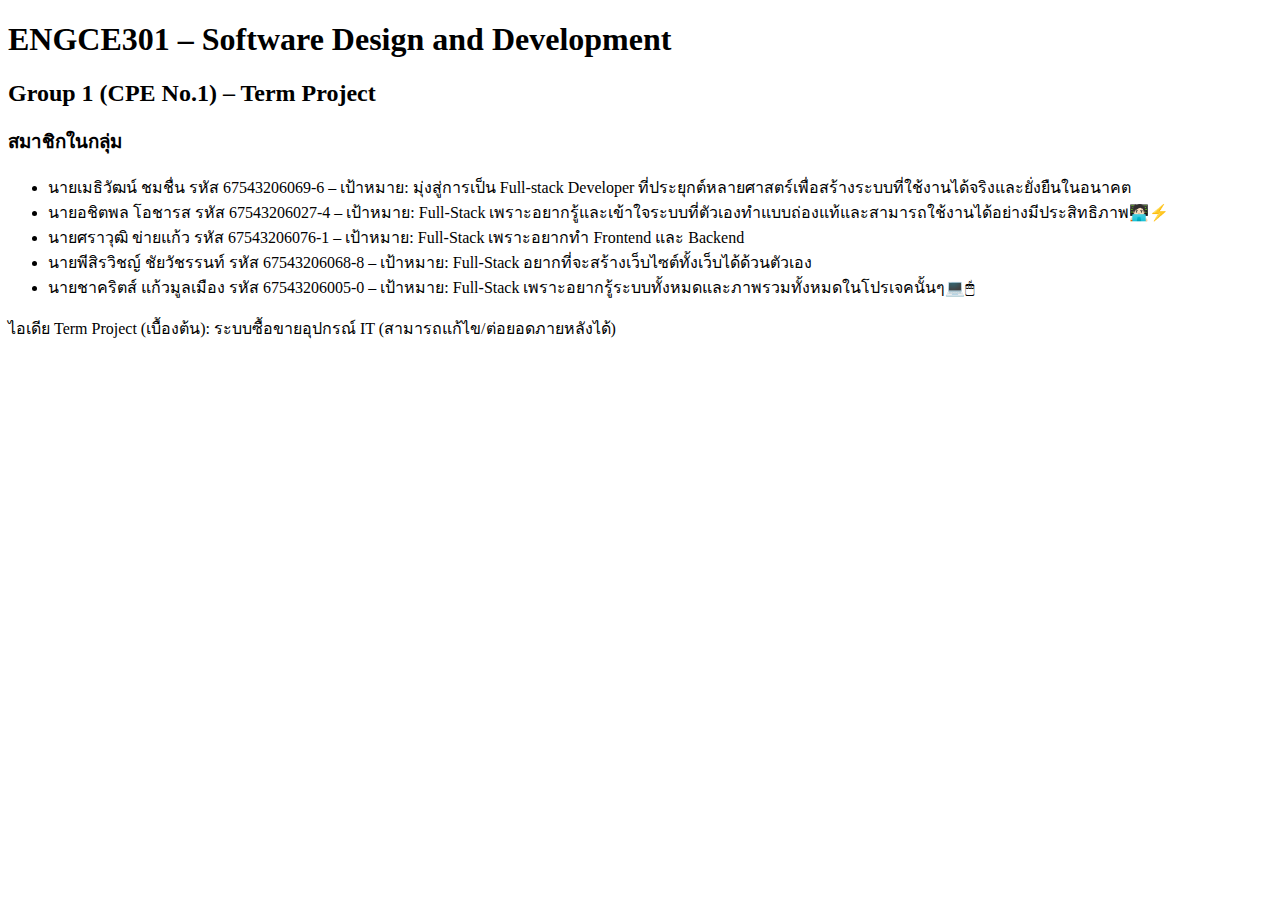
<file: index.html>
<!DOCTYPE html>
<html lang="th">
<head>
  <meta charset="UTF-8" />
  <title>Hello ENGCE301 – Group 1 (CPE No.1)</title>
</head>
<body>
  <h1>ENGCE301 – Software Design and Development</h1>
  <h2>Group 1 (CPE No.1) – Term Project</h2>

  <h3>สมาชิกในกลุ่ม</h3>
  <ul>
    <li>นายเมธิวัฒน์ ชมชื่น รหัส 67543206069-6 – เป้าหมาย: มุ่งสู่การเป็น Full-stack Developer ที่ประยุกต์หลายศาสตร์เพื่อสร้างระบบที่ใช้งานได้จริงและยั่งยืนในอนาคต</li>
    <li>นายอชิตพล โอชารส รหัส 67543206027-4 – เป้าหมาย: Full-Stack เพราะอยากรู้และเข้าใจระบบที่ตัวเองทำแบบถ่องแท้และสามารถใช้งานได้อย่างมีประสิทธิภาพ🧑🏻‍💻⚡</li>
    <li>นายศราวุฒิ ข่ายแก้ว รหัส 67543206076-1 – เป้าหมาย: Full-Stack เพราะอยากทำ Frontend และ Backend</li>
    <li>นายพีสิรวิชญ์ ชัยวัชรรนท์ รหัส 67543206068-8 – เป้าหมาย: Full-Stack อยากที่จะสร้างเว็บไซต์ทั้งเว็บได้ด้วนตัวเอง</li>
    <li>นายชาคริตส์ แก้วมูลเมือง รหัส 67543206005-0 – เป้าหมาย: Full-Stack เพราะอยากรู้ระบบทั้งหมดและภาพรวมทั้งหมดในโปรเจคนั้นๆ💻🖱</li>
  </ul>

  <p>ไอเดีย Term Project (เบื้องต้น): ระบบซื้อขายอุปกรณ์ IT (สามารถแก้ไข/ต่อยอดภายหลังได้)</p>

  <script>
    console.log("ENGCE301 Lab 1 script loaded");
    alert("Welcome to Software Engineering World!");
  </script>
</body>
</html>
</file>
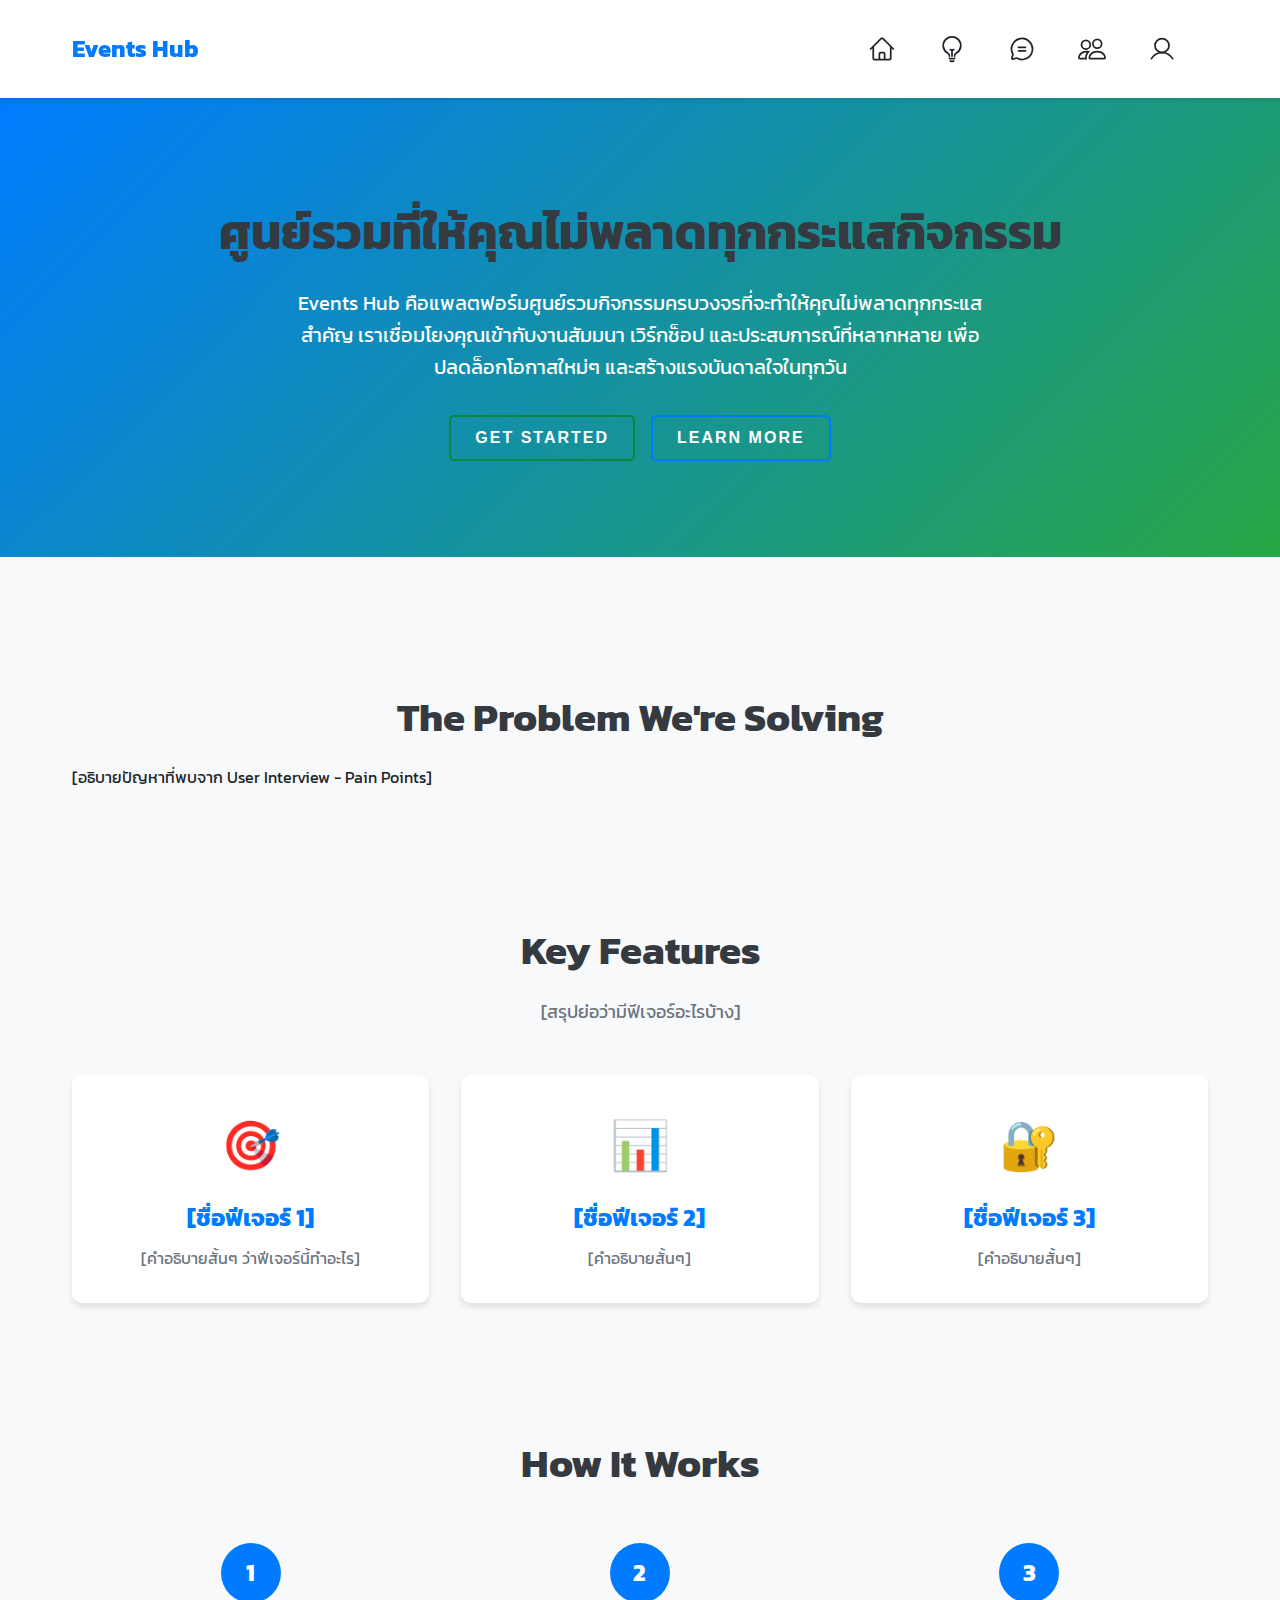
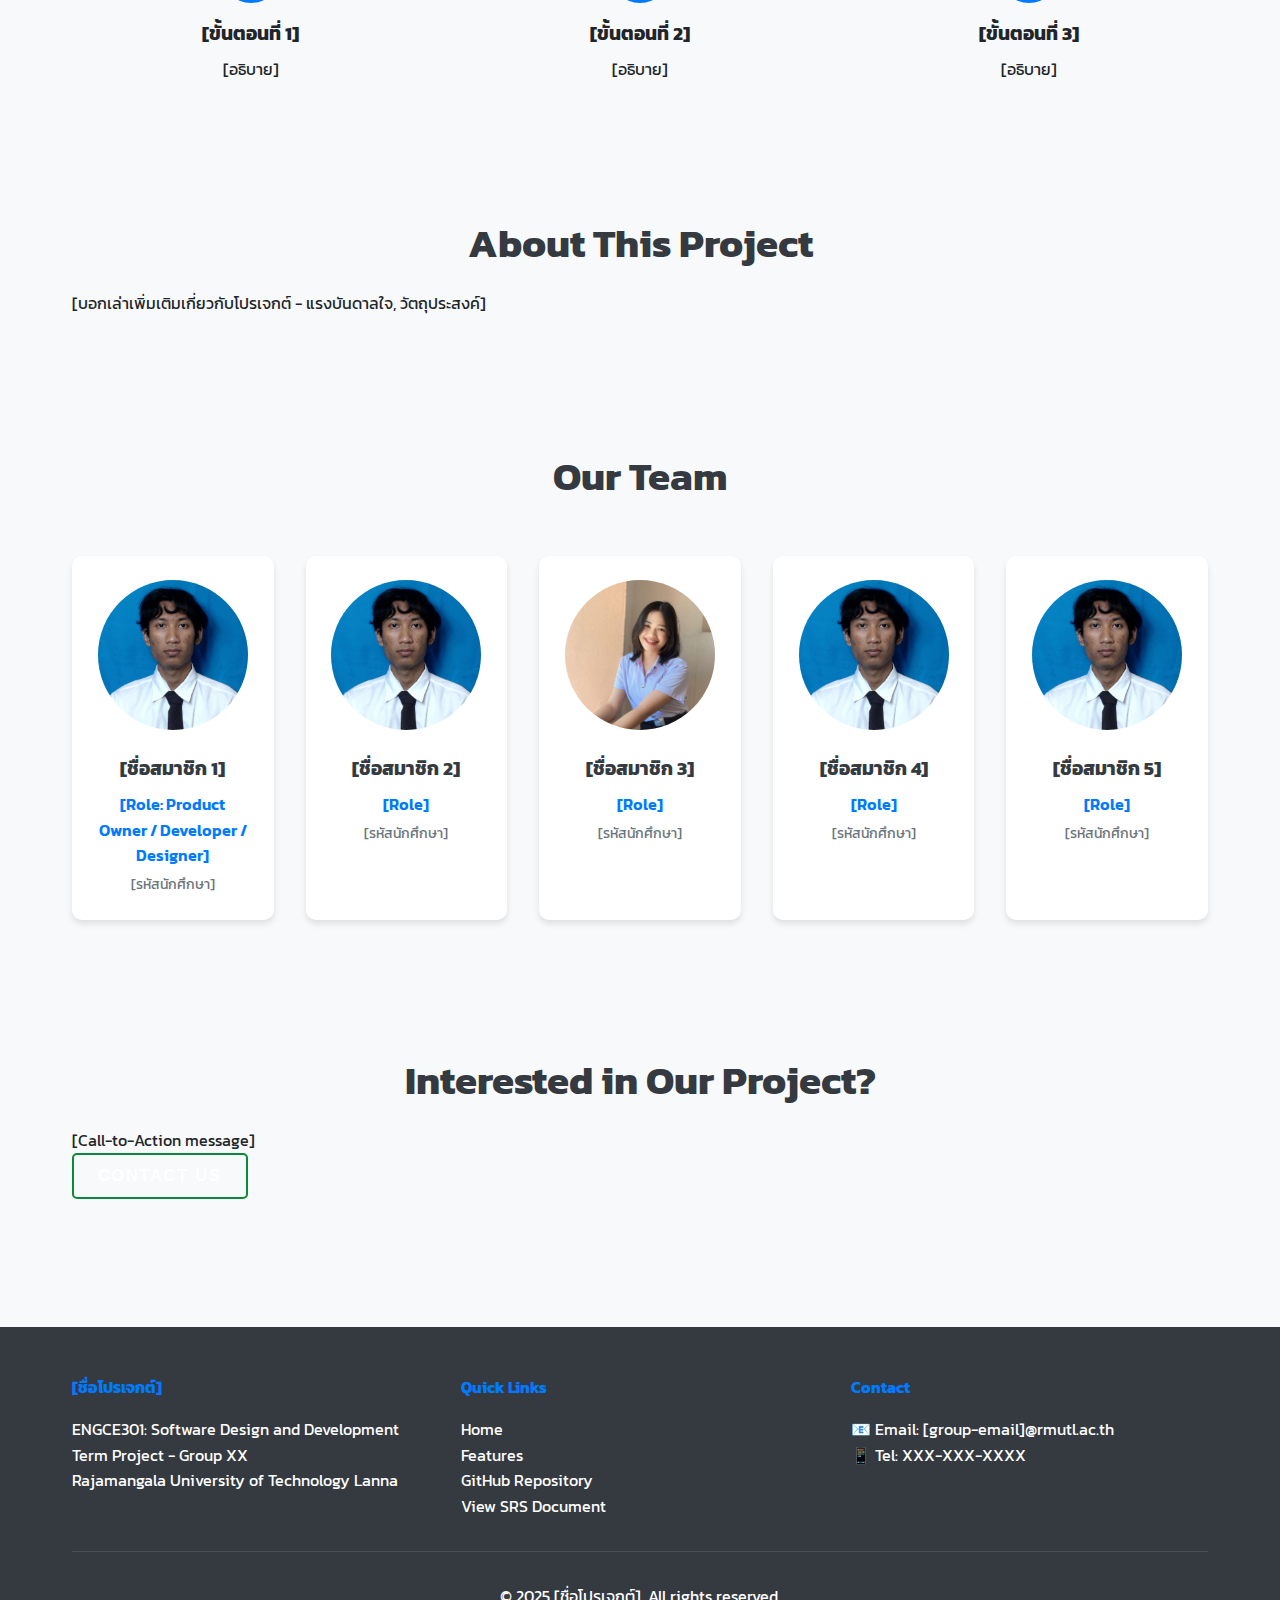
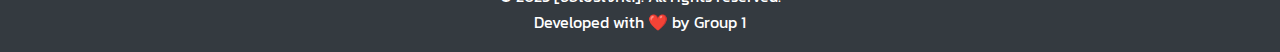
<file: week2/index.html>
<!DOCTYPE html>
<html lang="th">
<head>
    <meta charset="UTF-8">
    <meta name="viewport" content="width=device-width, initial-scale=1.0">
    <meta name="description" content="[คำอธิบายโปรเจกต์สั้นๆ 150-160 ตัวอักษร]">
    <meta name="keywords" content="[คีย์เวิร์ดสำคัญ]">
    <meta name="author" content="Group XX - ENGCE301">
    <title>Events Hub - ENGCE301 Term Project</title>
    
    <!-- CSS -->
    <link rel="stylesheet" href="css/style.css">

    
    <!-- Google Fonts (ถ้าใช้) -->
    <link rel="preconnect" href="https://fonts.googleapis.com">
    <link href="https://fonts.googleapis.com/css2?family=Inter:wght@300;400;600;700&display=swap" rel="stylesheet">
</head>
<body>

    <!-- =========================== HEADER =========================== -->
    <header class="main-header">
        <div class="container">
            <!-- Logo -->
            <div class="logo">
                <h1>Events Hub</h1>
                <!-- หรือใช้รูปภาพ: <img src="assets/images/logo.png" alt="Logo"> -->
            </div>
            
            <!-- Navigation Menu -->
            <!-- <nav class="main-nav">
                <ul>
                    <li><a href="#home">Home</a></li>
                    <li><a href="#features">Features</a></li>
                    <li><a href="#about">About</a></li>
                    <li><a href="#team">Team</a></li>
                    <li><a href="#contact">Contact</a></li>
                </ul>
            </nav> -->
            <div class="menu">
  <a href="#" class="link">
    <span class="link-icon">
      <svg xmlns="http://www.w3.org/2000/svg" fill="none" viewBox="0 0 24 24" stroke-width="1.5" stroke="currentColor" class="size-6">
  <path stroke-linecap="round" stroke-linejoin="round" d="m2.25 12 8.954-8.955c.44-.439 1.152-.439 1.591 0L21.75 12M4.5 9.75v10.125c0 .621.504 1.125 1.125 1.125H9.75v-4.875c0-.621.504-1.125 1.125-1.125h2.25c.621 0 1.125.504 1.125 1.125V21h4.125c.621 0 1.125-.504 1.125-1.125V9.75M8.25 21h8.25" />
</svg>
    </span>
    <span class="link-title">Home</span>
  </a>

  <a href="#home" class="link">
    <span class="link-icon">
     <svg xmlns="http://www.w3.org/2000/svg" fill="none" viewBox="0 0 24 24" stroke-width="1.5" stroke="currentColor" class="size-6">
  <path stroke-linecap="round" stroke-linejoin="round" d="M12 18v-5.25m0 0a6.01 6.01 0 0 0 1.5-.189m-1.5.189a6.01 6.01 0 0 1-1.5-.189m3.75 7.478a12.06 12.06 0 0 1-4.5 0m3.75 2.383a14.406 14.406 0 0 1-3 0M14.25 18v-.192c0-.983.658-1.823 1.508-2.316a7.5 7.5 0 1 0-7.517 0c.85.493 1.509 1.333 1.509 2.316V18" />
</svg>


    </span>
    <span class="link-title">features</span>
  </a>
  <a href="#features" class="link">
    <span class="link-icon">
      <svg
        xmlns="http://www.w3.org/2000/svg"
        width="192"
        height="192"
        fill="currentColor"
        viewBox="0 0 256 256"
      >
        <rect width="256" height="256" fill="none"></rect>
        <path
          d="M45.42853,176.99811A95.95978,95.95978,0,1,1,79.00228,210.5717l.00023-.001L45.84594,220.044a8,8,0,0,1-9.89-9.89l9.47331-33.15657Z"
          fill="none"
          stroke="currentColor"
          stroke-linecap="round"
          stroke-linejoin="round"
          stroke-width="16"
        ></path>
        <line
          x1="96"
          y1="112"
          x2="160"
          y2="112"
          fill="none"
          stroke="currentColor"
          stroke-linecap="round"
          stroke-linejoin="round"
          stroke-width="16"
        ></line>
        <line
          x1="96"
          y1="144"
          x2="160"
          y2="144"
          fill="none"
          stroke="currentColor"
          stroke-linecap="round"
          stroke-linejoin="round"
          stroke-width="16"
        ></line>
      </svg>
    </span>
    <span class="link-title">About</span>
  </a>

  <a href="#about" class="link">
    <span class="link-icon">
      <svg xmlns="http://www.w3.org/2000/svg" width="16" height="16" fill="currentColor" class="bi bi-people" viewBox="0 0 16 16">
  <path d="M15 14s1 0 1-1-1-4-5-4-5 3-5 4 1 1 1 1zm-7.978-1L7 12.996c.001-.264.167-1.03.76-1.72C8.312 10.629 9.282 10 11 10c1.717 0 2.687.63 3.24 1.276.593.69.758 1.457.76 1.72l-.008.002-.014.002zM11 7a2 2 0 1 0 0-4 2 2 0 0 0 0 4m3-2a3 3 0 1 1-6 0 3 3 0 0 1 6 0M6.936 9.28a6 6 0 0 0-1.23-.247A7 7 0 0 0 5 9c-4 0-5 3-5 4q0 1 1 1h4.216A2.24 2.24 0 0 1 5 13c0-1.01.377-2.042 1.09-2.904.243-.294.526-.569.846-.816M4.92 10A5.5 5.5 0 0 0 4 13H1c0-.26.164-1.03.76-1.724.545-.636 1.492-1.256 3.16-1.275ZM1.5 5.5a3 3 0 1 1 6 0 3 3 0 0 1-6 0m3-2a2 2 0 1 0 0 4 2 2 0 0 0 0-4"/>
</svg>
</span>
    <span class="link-title">Team</span>
  </a>

  
  <a href="#team" class="link">
    <span class="link-icon">
      <svg
        xmlns="http://www.w3.org/2000/svg"
        width="192"
        height="192"
        fill="currentColor"
        viewBox="0 0 256 256"
      >
        <rect width="256" height="256" fill="none"></rect>
        <circle
          cx="128"
          cy="96"
          r="64"
          fill="none"
          stroke="currentColor"
          stroke-miterlimit="10"
          stroke-width="16"
        ></circle>
        <path
          d="M30.989,215.99064a112.03731,112.03731,0,0,1,194.02311.002"
          fill="none"
          stroke="currentColor"
          stroke-linecap="round"
          stroke-linejoin="round"
          stroke-width="16"
        ></path>
      </svg>
    </span>
    <span class="link-title">Contact</span>
  </a>
</div>
        </div>
    </header>

    <!-- =========================== MAIN CONTENT =========================== -->
    <main>
        
        <!-- Hero Section -->
        <section id="home" class="hero-section">
            <div class="container">
                <h2 class="hero-title">
                    ศูนย์รวมที่ให้คุณไม่พลาดทุกกระแสกิจกรรม
                </h2>
                <p class="hero-description">
                    Events Hub คือแพลตฟอร์มศูนย์รวมกิจกรรมครบวงจรที่จะทำให้คุณไม่พลาดทุกกระแสสำคัญ เราเชื่อมโยงคุณเข้ากับงานสัมมนา เวิร์กช็อป และประสบการณ์ที่หลากหลาย เพื่อปลดล็อกโอกาสใหม่ๆ และสร้างแรงบันดาลใจในทุกวัน
                </p>
                <div class="hero-cta">
                    <button class="btn btn-primary">Get Started</button>
                    <button class="btn btn-secondary">Learn More</button>

                </div>
            </div>
        </section>

        <!-- Problem Statement Section -->
        <section id="problem" class="problem-section">
            <div class="container">
                <h2>The Problem We're Solving</h2>
                <p>
                    [อธิบายปัญหาที่พบจาก User Interview - Pain Points]
                </p>
            </div>
        </section>

        <!-- Features Section -->
        <section id="features" class="features-section">
            <div class="container">
                <h2>Key Features</h2>
                <p class="section-description">
                    [สรุปย่อว่ามีฟีเจอร์อะไรบ้าง]
                </p>
                
                <div class="features-grid">
                    <!-- Feature Card 1 -->
                    <article class="feature-card">
                        <div class="feature-icon">
                            <!-- ใส่ไอคอนหรือรูปภาพ -->
                            <span>🎯</span>
                        </div>
                        <h3>[ชื่อฟีเจอร์ 1]</h3>
                        <p>[คำอธิบายสั้นๆ ว่าฟีเจอร์นี้ทำอะไร]</p>
                    </article>

                    <!-- Feature Card 2 -->
                    <article class="feature-card">
                        <div class="feature-icon">
                            <span>📊</span>
                        </div>
                        <h3>[ชื่อฟีเจอร์ 2]</h3>
                        <p>[คำอธิบายสั้นๆ]</p>
                    </article>

                    <!-- Feature Card 3 -->
                    <article class="feature-card">
                        <div class="feature-icon">
                            <span>🔐</span>
                        </div>
                        <h3>[ชื่อฟีเจอร์ 3]</h3>
                        <p>[คำอธิบายสั้นๆ]</p>
                    </article>

                    <!-- เพิ่ม feature cards ตามความเหมาะสม (แนะนำ 4-6 อัน) -->
                </div>
            </div>
        </section>

        <!-- How It Works Section -->
        <section id="how-it-works" class="how-section">
            <div class="container">
                <h2>How It Works</h2>
                <div class="steps">
                    <article class="step">
                        <span class="step-number">1</span>
                        <h3>[ขั้นตอนที่ 1]</h3>
                        <p>[อธิบาย]</p>
                    </article>
                    
                    <article class="step">
                        <span class="step-number">2</span>
                        <h3>[ขั้นตอนที่ 2]</h3>
                        <p>[อธิบาย]</p>
                    </article>
                    
                    <article class="step">
                        <span class="step-number">3</span>
                        <h3>[ขั้นตอนที่ 3]</h3>
                        <p>[อธิบาย]</p>
                    </article>
                </div>
            </div>
        </section>

        <!-- About Section -->
        <section id="about" class="about-section">
            <div class="container">
                <h2>About This Project</h2>
                <p>
                    [บอกเล่าเพิ่มเติมเกี่ยวกับโปรเจกต์ - แรงบันดาลใจ, วัตถุประสงค์]
                </p>
            </div>
        </section>

        <!-- Team Section -->
        <section id="team" class="team-section">
            <div class="container">
                <h2>Our Team</h2>
                <div class="team-grid">
                    <!-- Team Member 1 -->
                    <article class="team-member">
                        <img src="assets/images/แสก.png" alt="Member Name">
                        <h3>[ชื่อสมาชิก 1]</h3>
                        <p class="role">[Role: Product Owner / Developer / Designer]</p>
                        <p class="student-id">[รหัสนักศึกษา]</p>
                    </article>

                    <!-- Team Member 2 -->
                    <article class="team-member">
                        <img src="assets/images/แสก.png"" alt="Member Name">
                        <h3>[ชื่อสมาชิก 2]</h3>
                        <p class="role">[Role]</p>
                        <p class="student-id">[รหัสนักศึกษา]</p>
                    </article>

                    <article class="team-member">
                        <img src="assets/images/นาง.jpg"" alt="Member Name">
                        <h3>[ชื่อสมาชิก 3]</h3>
                        <p class="role">[Role]</p>
                        <p class="student-id">[รหัสนักศึกษา]</p>
                    </article>

                    <article class="team-member">
                        <img src="assets/images/แสก.png"" alt="Member Name">
                        <h3>[ชื่อสมาชิก 4]</h3>
                        <p class="role">[Role]</p>
                        <p class="student-id">[รหัสนักศึกษา]</p>
                    </article>

                    <article class="team-member">
                        <img src="assets/images/แสก.png"" alt="Member Name">
                        <h3>[ชื่อสมาชิก 5]</h3>
                        <p class="role">[Role]</p>
                        <p class="student-id">[รหัสนักศึกษา]</p>
                    </article>
                    <!-- เพิ่มสมาชิกทุกคนในกลุ่ม -->
                </div>
            </div>
        </section>

        <!-- Contact/CTA Section -->
        <section id="contact" class="contact-section">
            <div class="container">
                <h2>Interested in Our Project?</h2>
                <p>[Call-to-Action message]</p>
                <button class="btn btn-primary">Contact Us</button>
            </div>
        </section>

    </main>

    <!-- =========================== ASIDE (Optional) =========================== -->
    <aside class="sidebar">
        <!-- ถ้ามี Sidebar เช่น Latest Updates, Quick Links -->
    </aside>

    <!-- =========================== FOOTER =========================== -->
    <footer class="main-footer">
        <div class="container">
            <div class="footer-content">
                <!-- Footer Info -->
                <div class="footer-info">
                    <h4>[ชื่อโปรเจกต์]</h4>
                    <p>ENGCE301: Software Design and Development</p>
                    <p>Term Project - Group XX</p>
                    <p>Rajamangala University of Technology Lanna</p>
                </div>

                <!-- Footer Links -->
                <div class="footer-links">
                    <h4>Quick Links</h4>
                    <ul>
                        <li><a href="#home">Home</a></li>
                        <li><a href="#features">Features</a></li>
                        <li><a href="https://github.com/[username]/[repo]" target="_blank">GitHub Repository</a></li>
                        <li><a href="SRS_Draft.md">View SRS Document</a></li>
                    </ul>
                </div>

                <!-- Footer Contact -->
                <div class="footer-contact">
                    <h4>Contact</h4>
                    <p>📧 Email: [group-email]@rmutl.ac.th</p>
                    <p>📱 Tel: XXX-XXX-XXXX</p>
                </div>
            </div>

            <!-- Copyright -->
            <div class="footer-bottom">
                <p>&copy; 2025 [ชื่อโปรเจกต์]. All rights reserved.</p>
                <p>Developed with ❤️ by Group 1</p>
            </div>
        </div>
    </footer>

</body>
</html>
</file>
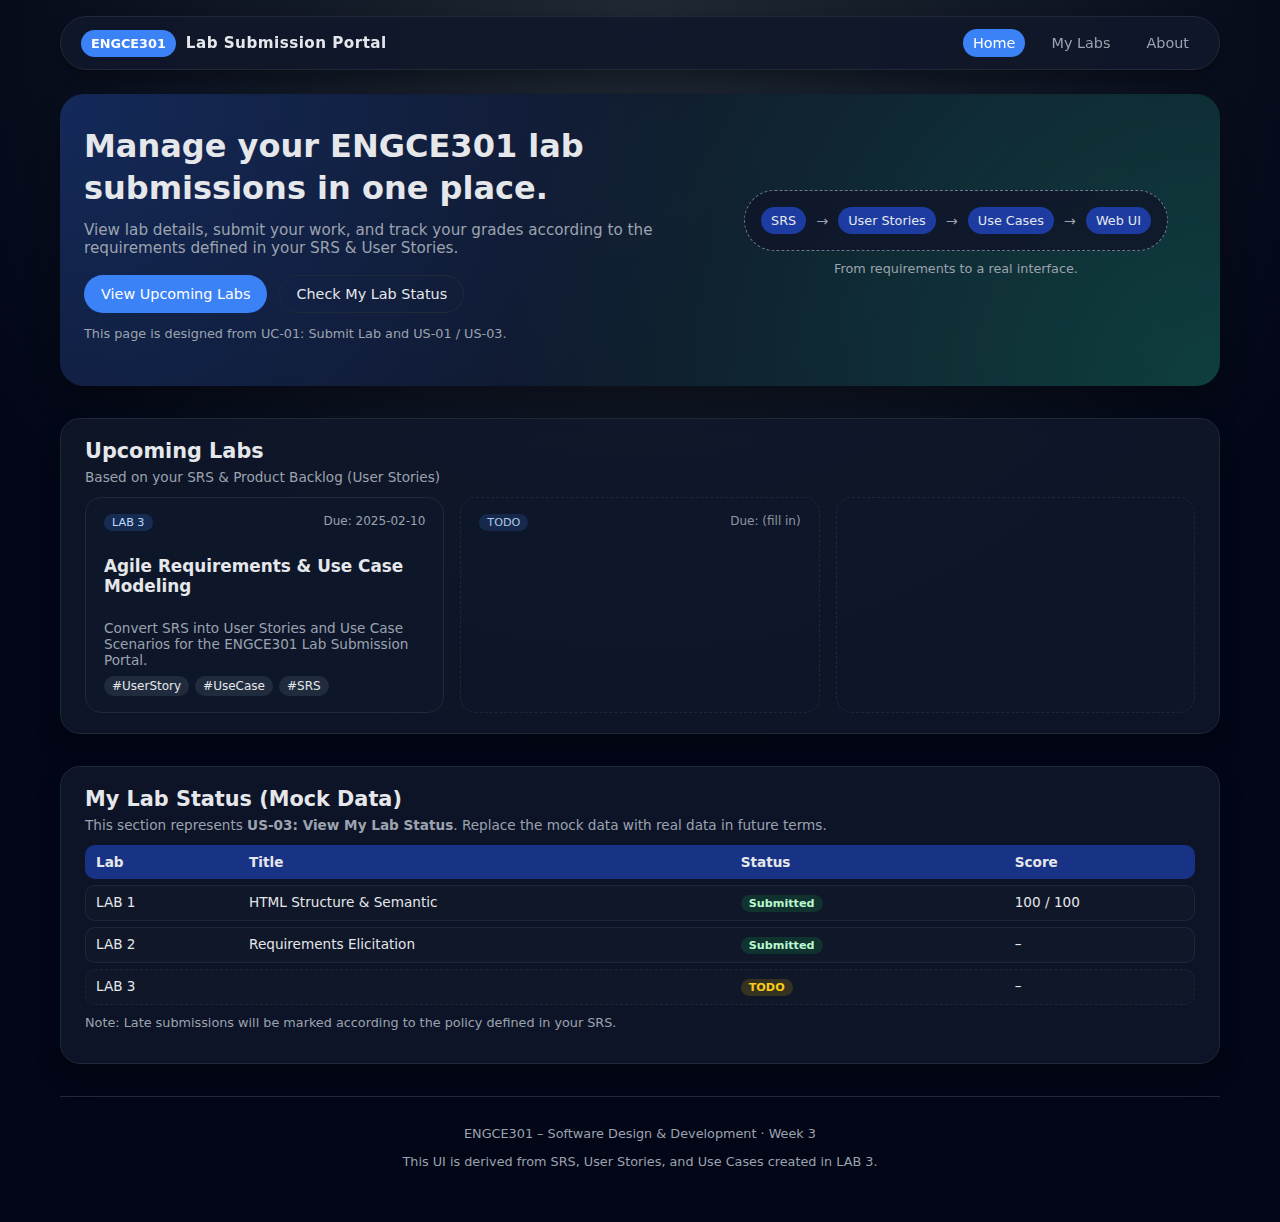
<file: week3/index.html>
<!DOCTYPE html>
<html lang="en">
<head>
    <meta charset="UTF-8">
    <title>ENGCE301 Lab Submission Portal</title>
    <meta name="viewport" content="width=device-width, initial-scale=1.0">

    <!-- TODO: Student – ถ้าต้องการใช้ Google Fonts ให้เพิ่ม <link> ที่นี่
         และไปกำหนดในตัวแปร --font-sans ที่ styles.css -->
    <link rel="stylesheet" href="styles.css">
</head>
<body>

    <!-- Main Layout Container -->
    <div class="page-container">

        <!-- ========== HEADER + NAVBAR ========== -->
        <header class="site-header">
            <div class="logo">
                <!-- สามารถใส่โลโก้มหาวิทยาลัย หรือใช้ตัวอักษรแทน -->
                <span class="logo-mark">ENGCE301</span>
                <span class="logo-text">Lab Submission Portal</span>
            </div>

            <nav class="main-nav">
                <!-- TODO: Student – ตรวจสอบลิงก์ให้ทำงานได้ครบทั้ง 3 หน้า -->
                <a href="index.html" class="nav-link active">Home</a>
                <a href="my-labs.html" class="nav-link">My Labs</a>
                <a href="about.html" class="nav-link">About</a>
            </nav>
        </header>

        <!-- ========== HERO SECTION ========== -->
        <main>
            <section class="hero-section">
                <div class="hero-content">
                    <!-- TODO: Student – ปรับข้อความ Hero ให้สอดคล้องกับ SRS/User Stories ของกลุ่ม
                         ตัวอย่าง: เน้นเรื่องการส่งงาน, การดูสถานะ, ความยุติธรรมของการให้คะแนน -->
                    <h1>Manage your ENGCE301 lab submissions in one place.</h1>
                    <p class="hero-subtitle">
                        View lab details, submit your work, and track your grades
                        according to the requirements defined in your SRS &amp; User Stories.
                    </p>

                    <div class="hero-actions">
                        <a href="#upcoming-labs" class="btn primary">
                            View Upcoming Labs
                        </a>
                        <a href="#my-status" class="btn secondary">
                            Check My Lab Status
                        </a>
                    </div>

                    <p class="hero-note">
                        <!-- TODO: Student – แทนค่าด้วยข้อความที่โยงกับ Use Case เช่น UC-01 Submit Lab -->
                        This page is designed from UC-01: Submit Lab and US-01 / US-03.
                    </p>
                </div>

                <div class="hero-visual">
                    <!-- Infographic แบบง่าย ใช้กล่องแทน "Flow" ของ Use Case -->
                    <div class="hero-flow-card">
                        <div class="flow-step">SRS</div>
                        <span class="flow-arrow">→</span>
                        <div class="flow-step">User Stories</div>
                        <span class="flow-arrow">→</span>
                        <div class="flow-step">Use Cases</div>
                        <span class="flow-arrow">→</span>
                        <div class="flow-step">Web UI</div>
                    </div>
                    <p class="hero-visual-caption">
                        From requirements to a real interface.
                    </p>
                </div>
            </section>

            <!-- ========== UPCOMING LABS SECTION ========== -->
            <section id="upcoming-labs" class="section section-labs">
                <header class="section-header">
                    <h2>Upcoming Labs</h2>
                    <p>Based on your SRS &amp; Product Backlog (User Stories)</p>
                </header>

                <div class="labs-grid">
                    <!-- ตัวอย่างการ์ด Lab 1 (ทำให้แล้ว) -->
                    <article class="lab-card">
                        <div class="lab-meta">
                            <span class="badge badge-lab">LAB 3</span>
                            <span class="lab-deadline">Due: 2025-02-10</span>
                        </div>
                        <h3>Agile Requirements &amp; Use Case Modeling</h3>
                        <p class="lab-desc">
                            Convert SRS into User Stories and Use Case Scenarios
                            for the ENGCE301 Lab Submission Portal.
                        </p>
                        <ul class="lab-tags">
                            <li>#UserStory</li>
                            <li>#UseCase</li>
                            <li>#SRS</li>
                        </ul>
                    </article>

                    <!-- TODO: Student – เพิ่ม Lab Card อย่างน้อย 2 ใบ ให้ตรงกับ Backlog ของกลุ่ม
                         ตัวอย่าง: LAB 4 – HTML Form for Submit Lab, LAB 5 – Authentication, etc. -->
                    <article class="lab-card todo">
                        <div class="lab-meta">
                            <span class="badge badge-lab">TODO</span>
                            <span class="lab-deadline">Due: (fill in)</span>
                        </div>
                        <h3><!-- TODO: ชื่อ LAB ของกลุ่ม --></h3>
                        <p class="lab-desc">
                            <!-- TODO: คำอธิบายสั้น ๆ ของ LAB ที่เชื่อมกับ User Story จริง -->
                        </p>
                        <ul class="lab-tags">
                            <!-- TODO: แท็กที่เกี่ยวข้อง เช่น #HTML #CSS #BoxModel -->
                        </ul>
                    </article>

                    <article class="lab-card todo">
                        <!-- TODO: Student – Lab Card เพิ่มเติม -->
                    </article>
                </div>
            </section>

            <!-- ========== MY STATUS SECTION ========== -->
            <section id="my-status" class="section section-status">
                <header class="section-header">
                    <h2>My Lab Status (Mock Data)</h2>
                    <p>
                        This section represents <strong>US-03: View My Lab Status</strong>.
                        Replace the mock data with real data in future terms.
                    </p>
                </header>

                <div class="status-table">
                    <div class="status-row status-header">
                        <span>Lab</span>
                        <span>Title</span>
                        <span>Status</span>
                        <span>Score</span>
                    </div>

                    <!-- แถวตัวอย่าง 1 -->
                    <div class="status-row">
                        <span>LAB 1</span>
                        <span>HTML Structure &amp; Semantic</span>
                        <span><span class="status-tag status-done">Submitted</span></span>
                        <span>100 / 100</span>
                    </div>

                    <!-- แถวตัวอย่าง 2 -->
                    <div class="status-row">
                        <span>LAB 2</span>
                        <span>Requirements Elicitation</span>
                        <span><span class="status-tag status-done">Submitted</span></span>
                        <span>–</span>
                    </div>

                    <!-- TODO: Student – เพิ่มแถว mock data สำหรับ LAB 3-5
                         และใช้ class status-pending / status-late ตามเงื่อนไขที่กลุ่มกำหนด -->
                    <div class="status-row todo">
                        <span>LAB 3</span>
                        <span><!-- TODO: ชื่อ LAB 3 ของกลุ่ม --></span>
                        <span><span class="status-tag status-pending">TODO</span></span>
                        <span>–</span>
                    </div>
                </div>

                <p class="section-note">
                    <!-- TODO: Student – เขียนข้อความอธิบายเชื่อมกับ Late Submission Policy จาก SRS -->
                    Note: Late submissions will be marked according to the policy defined in your SRS.
                </p>
            </section>

        </main>

        <!-- ========== FOOTER ========== -->
        <footer class="site-footer">
            <p>ENGCE301 – Software Design &amp; Development · Week 3</p>
            <p class="footer-small">
                This UI is derived from SRS, User Stories, and Use Cases created in LAB 3.
            </p>
        </footer>
    </div>

</body>
</html>
</file>
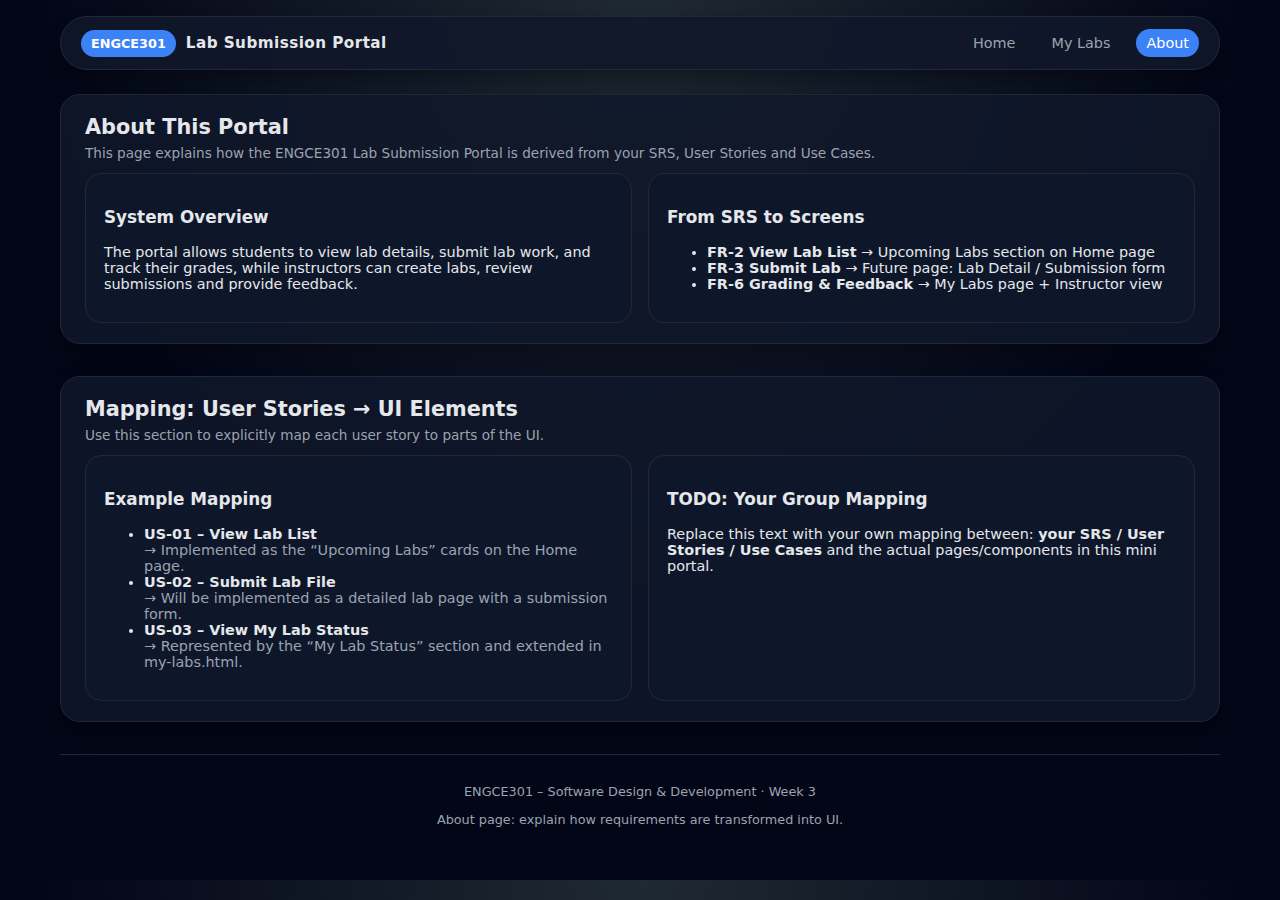
<file: week3/about.html>
<!DOCTYPE html>
<html lang="en">
<head>
    <meta charset="UTF-8">
    <title>About · ENGCE301 Lab Submission Portal</title>
    <meta name="viewport" content="width=device-width, initial-scale=1.0">
    <link rel="stylesheet" href="styles.css">
</head>
<body>

<div class="page-container">

    <!-- HEADER -->
    <header class="site-header">
        <div class="logo">
            <span class="logo-mark">ENGCE301</span>
            <span class="logo-text">Lab Submission Portal</span>
        </div>

        <nav class="main-nav">
            <a href="index.html" class="nav-link">Home</a>
            <a href="my-labs.html" class="nav-link">My Labs</a>
            <a href="about.html" class="nav-link active">About</a>
        </nav>
    </header>

    <!-- CONTENT -->
    <main>
        <section class="section">
            <header class="section-header">
                <h2>About This Portal</h2>
                <p>
                    This page explains how the ENGCE301 Lab Submission Portal
                    is derived from your SRS, User Stories and Use Cases.
                </p>
            </header>

            <div class="content-grid">
                <article class="content-card">
                    <h3>System Overview</h3>
                    <p>
                        <!-- TODO: Student – เขียนคำอธิบายสั้น ๆ ของระบบตาม SRS ของกลุ่ม -->
                        The portal allows students to view lab details, submit lab work,
                        and track their grades, while instructors can create labs,
                        review submissions and provide feedback.
                    </p>
                </article>

                <article class="content-card">
                    <h3>From SRS to Screens</h3>
                    <ul>
                        <!-- TODO: Student – ปรับให้ตรงกับ SRS จริงของกลุ่ม -->
                        <li><strong>FR-2 View Lab List</strong> → Upcoming Labs section on Home page</li>
                        <li><strong>FR-3 Submit Lab</strong> → Future page: Lab Detail / Submission form</li>
                        <li><strong>FR-6 Grading &amp; Feedback</strong> → My Labs page + Instructor view</li>
                    </ul>
                </article>
            </div>
        </section>

        <section class="section">
            <header class="section-header">
                <h2>Mapping: User Stories → UI Elements</h2>
                <p>Use this section to explicitly map each user story to parts of the UI.</p>
            </header>

            <div class="content-grid">
                <article class="content-card">
                    <h3>Example Mapping</h3>
                    <ul>
                        <li>
                            <strong>US-01 – View Lab List</strong><br>
                            <span class="text-muted">
                                → Implemented as the “Upcoming Labs” cards on the Home page.
                            </span>
                        </li>
                        <li>
                            <strong>US-02 – Submit Lab File</strong><br>
                            <span class="text-muted">
                                → Will be implemented as a detailed lab page with a submission form.
                            </span>
                        </li>
                        <li>
                            <strong>US-03 – View My Lab Status</strong><br>
                            <span class="text-muted">
                                → Represented by the “My Lab Status” section and extended in my-labs.html.
                            </span>
                        </li>
                    </ul>
                </article>

                <article class="content-card">
                    <h3>TODO: Your Group Mapping</h3>
                    <p>
                        <!-- TODO: Student – ให้กลุ่มของคุณกรอก mapping จริงของกลุ่มที่ใช้ใน Term Project -->
                        Replace this text with your own mapping between:
                        <strong>your SRS / User Stories / Use Cases</strong> and the
                        actual pages/components in this mini portal.
                    </p>
                </article>
            </div>
        </section>
    </main>

    <!-- FOOTER -->
    <footer class="site-footer">
        <p>ENGCE301 – Software Design &amp; Development · Week 3</p>
        <p class="footer-small">
            About page: explain how requirements are transformed into UI.
        </p>
    </footer>
</div>

</body>
</html>
</file>
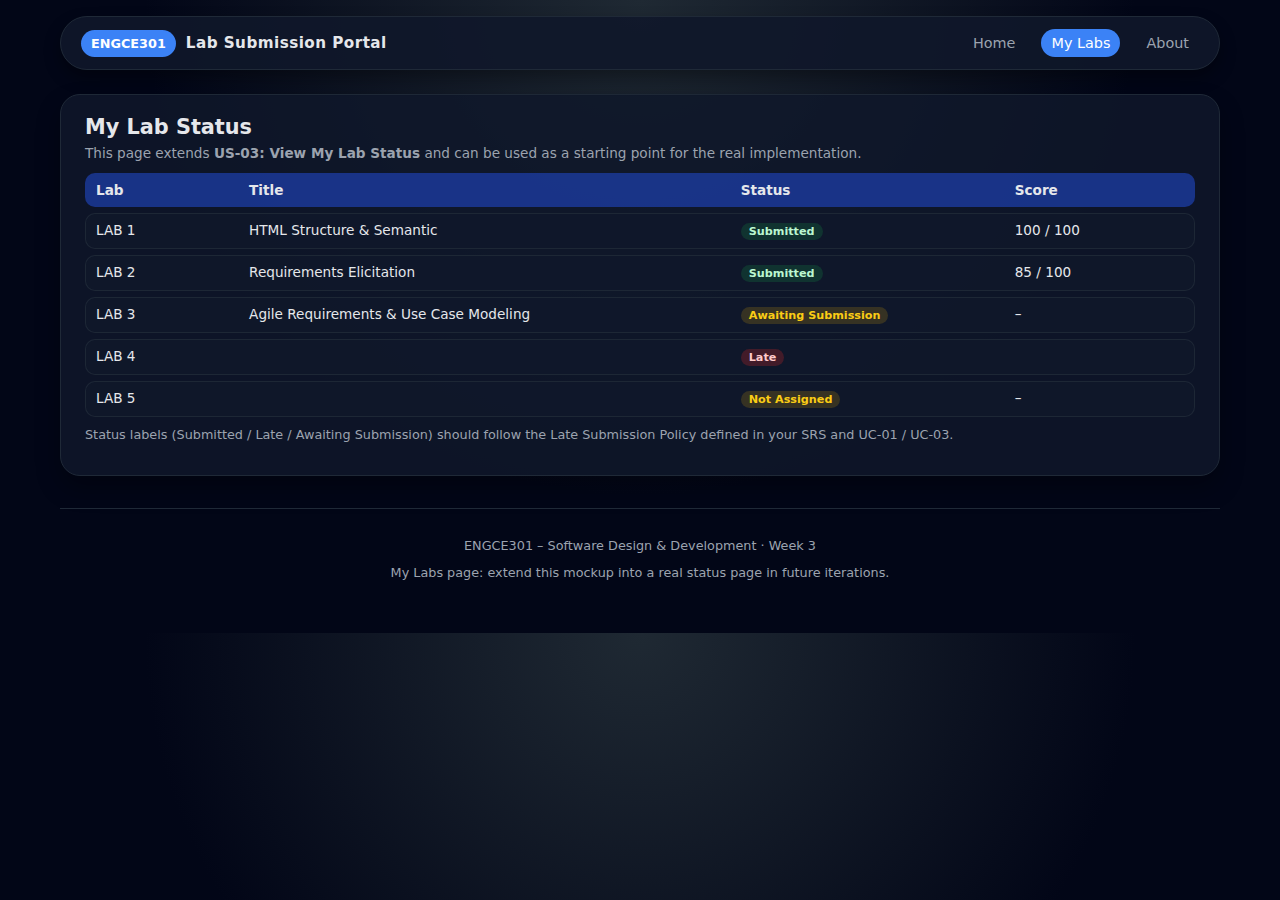
<file: week3/my-labs.html>
<!DOCTYPE html>
<html lang="en">
<head>
    <meta charset="UTF-8">
    <title>My Labs · ENGCE301 Lab Submission Portal</title>
    <meta name="viewport" content="width=device-width, initial-scale=1.0">
    <link rel="stylesheet" href="styles.css">
</head>
<body>

<div class="page-container">

    <!-- HEADER -->
    <header class="site-header">
        <div class="logo">
            <span class="logo-mark">ENGCE301</span>
            <span class="logo-text">Lab Submission Portal</span>
        </div>

        <nav class="main-nav">
            <a href="index.html" class="nav-link">Home</a>
            <a href="my-labs.html" class="nav-link active">My Labs</a>
            <a href="about.html" class="nav-link">About</a>
        </nav>
    </header>

    <!-- CONTENT -->
    <main>
        <section class="section section-status">
            <header class="section-header">
                <h2>My Lab Status</h2>
                <p>
                    This page extends <strong>US-03: View My Lab Status</strong>
                    and can be used as a starting point for the real implementation.
                </p>
            </header>

            <!-- TODO: Student – ปรับ mock data ให้ตรงกับ LAB จริงของกลุ่ม -->
            <div class="status-table">
                <div class="status-row status-header">
                    <span>Lab</span>
                    <span>Title</span>
                    <span>Status</span>
                    <span>Score</span>
                </div>

                <div class="status-row">
                    <span>LAB 1</span>
                    <span>HTML Structure &amp; Semantic</span>
                    <span><span class="status-tag status-done">Submitted</span></span>
                    <span>100 / 100</span>
                </div>

                <div class="status-row">
                    <span>LAB 2</span>
                    <span>Requirements Elicitation</span>
                    <span><span class="status-tag status-done">Submitted</span></span>
                    <span>85 / 100</span>
                </div>

                <div class="status-row">
                    <span>LAB 3</span>
                    <span>Agile Requirements &amp; Use Case Modeling</span>
                    <span><span class="status-tag status-pending">Awaiting Submission</span></span>
                    <span>–</span>
                </div>

                <div class="status-row">
                    <span>LAB 4</span>
                    <span><!-- TODO: ชื่อ LAB 4 ของกลุ่ม --></span>
                    <span><span class="status-tag status-late">Late</span></span>
                    <span><!-- TODO: คะแนน / หมายเหตุ --></span>
                </div>

                <div class="status-row">
                    <span>LAB 5</span>
                    <span><!-- TODO: ชื่อ LAB 5 ของกลุ่ม --></span>
                    <span><span class="status-tag status-pending">Not Assigned</span></span>
                    <span>–</span>
                </div>
            </div>

            <p class="section-note">
                <!-- TODO: Student – เชื่อมโยงข้อความนี้กับ Late Submission Policy ใน SRS/Use Case -->
                Status labels (Submitted / Late / Awaiting Submission) should follow
                the Late Submission Policy defined in your SRS and UC-01 / UC-03.
            </p>
        </section>
    </main>

    <!-- FOOTER -->
    <footer class="site-footer">
        <p>ENGCE301 – Software Design &amp; Development · Week 3</p>
        <p class="footer-small">
            My Labs page: extend this mockup into a real status page in future iterations.
        </p>
    </footer>
</div>

</body>
</html>
</file>
<file: week2/css/style.css>
@import url('https://fonts.googleapis.com/css2?family=Kanit:ital,wght@0,100;0,200;0,300;0,400;0,500;0,600;0,700;0,800;0,900;1,100;1,200;1,300;1,400;1,500;1,600;1,700;1,800;1,900&display=swap');
/* ===========================
   CSS Reset & Base Styles
   =========================== */
   * {
    margin: 0;
    padding: 0;
    box-sizing: border-box;
}

:root {
    /* Color Palette - ปรับตามธีมโปรเจกต์ */
    --primary-color: #007bff;
    --secondary-color: #6c757d;
    --accent-color: #28a745;
    --danger-color: #dc3545;
    --light-color: #f8f9fa;
    --dark-color: #343a40;
    --text-color: #212529;
    
    /* Typography */
    --font-primary: 'kanit', -apple-system, BlinkMacSystemFont, sans-serif;
    --font-size-base: 16px;
    --font-size-lg: 1.25rem;
    --font-size-xl: 2rem;
    
    /* Spacing */
    --spacing-unit: 1rem;
    --container-width: 1200px;
}

html {
    font-size: var(--font-size-base);
    scroll-behavior: smooth;
}

body {
    font-family: var(--font-primary);
    line-height: 1.6;
    color: var(--text-color);
    background-color: var(--light-color);
}

/* Container */
.container {
    max-width: var(--container-width);
    margin: 0 auto;
    padding: 0 calc(var(--spacing-unit) * 2);
}

/* Buttons */
.btn {
    display: inline-block;
    padding: 0.75rem 1.5rem;
    font-size: 1rem;
    font-weight: 600;
    text-align: center;
    text-decoration: none;
    border: none;
    border-radius: 5px;
    cursor: pointer;
    transition: all 0.3s ease;
}

.btn-primary {
    background-color: transparent;
    color: white;
    border: 2px solid #0b883b;
}

.btn-primary:hover {
    background-color: #0b883b;
    transform: translateY(-2px);
    box-shadow: 0 4px 8px rgba(0, 0, 0, 0.2);
}

.btn-secondary {
    background-color: transparent;
    color: white;
    border: 2px solid var(--primary-color);
}

.btn-secondary:hover {
    background-color: var(--primary-color);
    transform: translateY(-2px);
    color: white;
}

/* ===========================
   HEADER
   =========================== */
.main-header {
    background-color: white;
    box-shadow: 0 2px 4px rgba(0, 0, 0, 0.1);
    position: sticky;
    top: 0;
    z-index: 1000;
    padding: 1rem 0;
}

.main-header .container {
    display: flex;
    justify-content: space-between;
    align-items: center;
}

.logo h1 {
    font-size: 1.5rem;
    color: var(--primary-color);
}

.main-nav ul {
    display: flex;
    list-style: none;
    gap: 2rem;
}

.main-nav a {
    text-decoration: none;
    color: var(--text-color);
    font-weight: 500;
    transition: color 0.3s;
}

.main-nav a:hover {
    color: var(--primary-color);
}

/* ===========================
   HERO SECTION
   =========================== */
.hero-section {
    background: linear-gradient(135deg, var(--primary-color), var(--accent-color));
    color: white;
    text-align: center;
    padding: 6rem 0;
    margin-bottom: 4rem;
}

.hero-title {
    font-size: 3rem;
    margin-bottom: 1rem;
    font-weight: 700;
}

.hero-description {
    font-size: 1.25rem;
    margin-bottom: 2rem;
    max-width: 700px;
    margin-left: auto;
    margin-right: auto;
}

.hero-cta {
    display: flex;
    gap: 1rem;
    justify-content: center;
}

/* ===========================
   SECTIONS
   =========================== */
section {
    padding: 4rem 0;
}

section h2 {
    font-size: 2.5rem;
    text-align: center;
    margin-bottom: 1rem;
    color: var(--dark-color);
}

.section-description {
    text-align: center;
    font-size: 1.1rem;
    color: var(--secondary-color);
    margin-bottom: 3rem;
    max-width: 700px;
    margin-left: auto;
    margin-right: auto;
}

/* Features Grid */
.features-grid {
    display: grid;
    grid-template-columns: repeat(auto-fit, minmax(300px, 1fr));
    gap: 2rem;
    margin-top: 3rem;
}

.feature-card {
    background: white;
    padding: 2rem;
    border-radius: 10px;
    box-shadow: 0 4px 6px rgba(0, 0, 0, 0.1);
    text-align: center;
    transition: transform 0.3s, box-shadow 0.3s;
}

.feature-card:hover {
    transform: translateY(-5px);
    box-shadow: 0 6px 12px rgba(0, 0, 0, 0.15);
}

.feature-icon {
    font-size: 3rem;
    margin-bottom: 1rem;
}

.feature-card h3 {
    font-size: 1.5rem;
    margin-bottom: 0.5rem;
    color: var(--primary-color);
}

.feature-card p {
    color: var(--secondary-color);
}

/* How It Works Section */
.steps {
    display: flex;
    justify-content: space-around;
    gap: 2rem;
    margin-top: 3rem;
}

.step {
    flex: 1;
    text-align: center;
}

.step-number {
    display: inline-block;
    width: 60px;
    height: 60px;
    line-height: 60px;
    border-radius: 50%;
    background-color: var(--primary-color);
    color: white;
    font-size: 1.5rem;
    font-weight: bold;
    margin-bottom: 1rem;
}

.step h3 {
    margin-bottom: 0.5rem;
}

/* Team Section */
.team-grid {
    display: grid;
    grid-template-columns: repeat(auto-fit, minmax(200px, 1fr));
    gap: 2rem;
    margin-top: 3rem;
}

.team-member {
    text-align: center;
    background: white;
    padding: 1.5rem;
    border-radius: 10px;
    box-shadow: 0 4px 6px rgba(0, 0, 0, 0.1);
}

.team-member img {
    width: 150px;
    height: 150px;
    border-radius: 50%;
    object-fit: cover;
    margin-bottom: 1rem;
}

.team-member h3 {
    margin-bottom: 0.5rem;
    color: var(--dark-color);
}

.team-member .role {
    color: var(--primary-color);
    font-weight: 600;
    margin-bottom: 0.25rem;
}

.team-member .student-id {
    color: var(--secondary-color);
    font-size: 0.9rem;
}

/* ===========================
   FOOTER
   =========================== */
.main-footer {
    background-color: var(--dark-color);
    color: white;
    padding: 3rem 0 1rem;
    margin-top: 4rem;
}

.footer-content {
    display: grid;
    grid-template-columns: repeat(auto-fit, minmax(250px, 1fr));
    gap: 2rem;
    margin-bottom: 2rem;
}

.footer-info h4,
.footer-links h4,
.footer-contact h4 {
    margin-bottom: 1rem;
    color: var(--primary-color);
}

.footer-links ul {
    list-style: none;
}

.footer-links a {
    color: white;
    text-decoration: none;
    transition: color 0.3s;
}

.footer-links a:hover {
    color: var(--primary-color);
}

.footer-bottom {
    text-align: center;
    padding-top: 2rem;
    border-top: 1px solid rgba(255, 255, 255, 0.1);
}

/* ===========================
   RESPONSIVE DESIGN
   =========================== */
@media (max-width: 768px) {
    .main-header .container {
        flex-direction: column;
        gap: 1rem;
    }
    
    .main-nav ul {
        flex-direction: column;
        gap: 1rem;
        text-align: center;
    }
    
    .hero-title {
        font-size: 2rem;
    }
    
    .hero-description {
        font-size: 1rem;
    }
    
    .hero-cta {
        flex-direction: column;
        align-items: center;
    }
    
    .features-grid {
        grid-template-columns: 1fr;
    }
    
    .steps {
        flex-direction: column;
    }
    
    section h2 {
        font-size: 2rem;
    }
}

@media (max-width: 480px) {
    html {
        font-size: 14px;
    }
    
    .hero-title {
        font-size: 1.75rem;
    }
    
    section {
        padding: 2rem 0;
    }
}

/* From Uiverse.io by mrhyddenn */ 
button {
  position: relative;
  padding: 10px 20px;
  border-radius: 7px;
  border: 1px solid rgb(61, 106, 255);
  font-size: 14px;
  text-transform: uppercase;
  font-weight: 600;
  letter-spacing: 2px;
  background: transparent;
  color: #fff;
  overflow: hidden;
  box-shadow: 0 0 0 0 transparent;
  -webkit-transition: all 0.2s ease-in;
  -moz-transition: all 0.2s ease-in;
  transition: all 0.2s ease-in;
}

button:hover {
  background: rgb(61, 106, 255);
  box-shadow: 0 0 30px 5px rgba(0, 142, 236, 0.815);
  -webkit-transition: all 0.2s ease-out;
  -moz-transition: all 0.2s ease-out;
  transition: all 0.2s ease-out;
}

button:hover::before {
  -webkit-animation: sh02 0.5s 0s linear;
  -moz-animation: sh02 0.5s 0s linear;
  animation: sh02 0.5s 0s linear;
}

button::before {
  content: '';
  display: block;
  width: 0px;
  height: 86%;
  position: absolute;
  top: 7%;
  left: 0%;
  opacity: 0;
  background: #fff;
  box-shadow: 0 0 50px 30px #fff;
  -webkit-transform: skewX(-20deg);
  -moz-transform: skewX(-20deg);
  -ms-transform: skewX(-20deg);
  -o-transform: skewX(-20deg);
  transform: skewX(-20deg);
}

@keyframes sh02 {
  from {
    opacity: 0;
    left: 0%;
  }

  50% {
    opacity: 1;
  }

  to {
    opacity: 0;
    left: 100%;
  }
}

button:active {
  box-shadow: 0 0 0 0 transparent;
  -webkit-transition: box-shadow 0.2s ease-in;
  -moz-transition: box-shadow 0.2s ease-in;
  transition: box-shadow 0.2s ease-in;
}

/* From Uiverse.io by Admin12121 */ 
.menu {
  padding: 0.5rem;
  background-color: #fff;
  position: relative;
  display: flex;
  justify-content: center;
  border-radius: 15px;
  box-shadow: 0 10px 25px 0 rgba(#000, 0.075);
}

.link {
  display: inline-flex;
  justify-content: center;
  align-items: center;
  width: 70px;
  height: 50px;
  border-radius: 8px;
  position: relative;
  z-index: 1;
  overflow: hidden;
  transform-origin: center left;
  transition: width 0.2s ease-in;
  text-decoration: none;
  color: inherit;
  &:before {
    position: absolute;
    z-index: -1;
    content: "";
    display: block;
    border-radius: 8px;
    width: 100%;
    height: 100%;
    top: 0;
    transform: translateX(100%);
    transition: transform 0.2s ease-in;
    transform-origin: center right;
    background-color: #eee;
  }

  &:hover,
  &:focus {
    outline: 0;
    width: 130px;

    &:before,
    .link-title {
      transform: translateX(0);
      opacity: 1;
    }
  }
}

.link-icon {
  width: 28px;
  height: 28px;
  display: block;
  flex-shrink: 0;
  left: 18px;
  position: absolute;
  svg {
    width: 28px;
    height: 28px;
  }
}

.link-title {
  transform: translateX(100%);
  transition: transform 0.2s ease-in;
  transform-origin: center right;
  display: block;
  text-align: center;
  text-indent: 28px;
  width: 100%;
}
</file>
<file: week3/styles.css>
/* =========================================================
   ENGCE301 – LAB 3 Web: styles.css (Starter – ~50%)
   ---------------------------------------------------------
   TODO (Student):
   - เติม Color Palette ให้ครบ
   - ปรับ Typography
   - ใช้ Box Model (margin/padding/border) ให้ layout ดูเรียบร้อย
   - ตกแต่ง card, table, button, hover effects
   ====================================================== */

/* ---------- 1. Design Tokens / Variables ---------- */
:root {
    /* TODO: Student – กำหนดสีหลักของ Portal ให้ครบ 3–4 สี */
    --color-bg: #0f172a;           /* background หลัก (ใส่สีที่ต้องการ) */
    --color-surface: #111827;      /* พื้นของ card/section */
    --color-primary: #3b82f6;      /* ปุ่มหลัก / highlight */
    --color-secondary: #22c55e;    /* ปุ่มรอง / accent */
    --color-text: #e5e7eb;         /* ตัวอักษรหลัก */
    --color-text-muted: #9ca3af;   /* ตัวอักษรรอง */
    --color-border: #1f2937;       /* เส้นขอบ card/table */

    --radius-card: 16px;
    --shadow-soft: 0 16px 30px rgba(0, 0, 0, 0.35);

    /* TODO: Student – เลือก font ที่ต้องการ (จาก Google Fonts)
       แล้วไปเพิ่ม <link> ที่ index.html / about.html / my-labs.html */
    --font-sans: system-ui, -apple-system, BlinkMacSystemFont, "Segoe UI", sans-serif;
}

/* ---------- 2. Global Styles ---------- */
*,
*::before,
*::after {
    box-sizing: border-box;  /* สำคัญมาก: คุม Box Model ให้ predictable */
}

body {
    margin: 0;
    padding: 0;
    background: radial-gradient(circle at top, #1f2933 0%, #020617 55%);
    color: var(--color-text);
    font-family: var(--font-sans);
}

/* จำกัดความกว้างของ content ให้อ่านง่าย */
.page-container {
    max-width: 1200px;   /* TODO: ลองปรับดู 960 / 1200 / 1440 และสังเกตความต่าง */
    margin: 0 auto;
    padding: 16px 20px 40px;
}

/* ลิงก์ทั่วไป */
a {
    color: inherit;
}

/* ---------- 3. Header + Navbar ---------- */

.site-header {
    display: flex;
    align-items: center;
    justify-content: space-between;
    padding: 12px 20px;
    margin-bottom: 24px;
    background: rgba(15, 23, 42, 0.9);
    border-radius: 999px;
    border: 1px solid var(--color-border);
    box-shadow: 0 8px 16px rgba(0, 0, 0, 0.35);
    position: sticky;
    top: 10px;
    z-index: 10;
}

.logo {
    display: flex;
    align-items: center;
    gap: 10px;
}

.logo-mark {
    background: var(--color-primary);
    color: white;
    padding: 6px 10px;
    border-radius: 999px;
    font-size: 0.8rem;
    font-weight: 600;
}

.logo-text {
    font-weight: 600;
    letter-spacing: 0.03em;
    font-size: 0.95rem;
}

.main-nav {
    display: flex;
    gap: 16px;
    font-size: 0.9rem;
}

.nav-link {
    text-decoration: none;
    color: var(--color-text-muted);
    padding: 6px 10px;
    border-radius: 999px;
    transition: background 0.2s, color 0.2s, transform 0.15s;
}

.nav-link:hover {
    background: rgba(148, 163, 184, 0.2);
    color: var(--color-text);
    transform: translateY(-1px);
}

/* แสดง active menu */
.nav-link.active {
    background: var(--color-primary);
    color: white;
}

/* ---------- 4. Hero Section ---------- */

.hero-section {
    display: grid;
    grid-template-columns: minmax(0, 2fr) minmax(0, 1.6fr);
    gap: 32px;
    align-items: center;
    padding: 32px 24px;
    border-radius: 24px;
    background: radial-gradient(circle at top left, rgba(37, 99, 235, 0.25), transparent 55%),
                radial-gradient(circle at bottom right, rgba(16, 185, 129, 0.25), transparent 60%),
                rgba(15, 23, 42, 0.9);
    box-shadow: var(--shadow-soft);
    margin-bottom: 32px;
}

.hero-content h1 {
    font-size: 2rem;
    margin: 0 0 12px;
    line-height: 1.3;
}

.hero-subtitle {
    margin: 0 0 18px;
    font-size: 0.95rem;
    color: var(--color-text-muted);
}

.hero-actions {
    display: flex;
    flex-wrap: wrap;
    gap: 12px;
    margin-bottom: 12px;
}

.btn {
    display: inline-flex;
    align-items: center;
    justify-content: center;
    padding: 10px 16px;
    border-radius: 999px;
    font-size: 0.9rem;
    text-decoration: none;
    border: 1px solid transparent;
    cursor: pointer;
    transition: background 0.2s, transform 0.15s, box-shadow 0.2s;
}

.btn.primary {
    background: var(--color-primary);
    color: white;
}

.btn.secondary {
    background: transparent;
    color: var(--color-text);
    border-color: var(--color-border);
}

.btn:hover {
    transform: translateY(-1px);
    box-shadow: 0 8px 18px rgba(0, 0, 0, 0.4);
}

/* ข้อความอธิบายย่อท้าย Hero */
.hero-note {
    font-size: 0.8rem;
    color: var(--color-text-muted);
}

/* Infographic ด้านขวา Hero */
.hero-visual {
    display: flex;
    flex-direction: column;
    align-items: center;
}

.hero-flow-card {
    display: flex;
    flex-wrap: wrap;
    gap: 6px;
    padding: 16px;
    border-radius: 999px;
    border: 1px dashed rgba(148, 163, 184, 0.7);
    background: rgba(15, 23, 42, 0.9);
}

.flow-step {
    padding: 6px 10px;
    border-radius: 999px;
    background: rgba(30, 64, 175, 0.9);
    font-size: 0.8rem;
}

.flow-arrow {
    display: inline-flex;
    align-items: center;
    justify-content: center;
    font-size: 0.9rem;
    color: var(--color-text-muted);
    padding: 0 4px;
}

.hero-visual-caption {
    margin-top: 10px;
    font-size: 0.8rem;
    color: var(--color-text-muted);
}

/* ---------- 5. Sections Shared Styles ---------- */

.section {
    margin-bottom: 32px;
    padding: 20px 24px;
    border-radius: 20px;
    background: rgba(15, 23, 42, 0.85);
    border: 1px solid var(--color-border);
    box-shadow: 0 12px 24px rgba(0, 0, 0, 0.3);
}

.section-header h2 {
    margin: 0 0 6px;
    font-size: 1.3rem;
}

.section-header p {
    margin: 0 0 12px;
    font-size: 0.85rem;
    color: var(--color-text-muted);
}

/* สำหรับ layout ใน about.html */
.content-grid {
    display: grid;
    grid-template-columns: repeat(auto-fit, minmax(260px, 1fr));
    gap: 16px;
}

.content-card {
    background: rgba(15, 23, 42, 0.95);
    border-radius: 16px;
    padding: 16px 18px;
    border: 1px solid var(--color-border);
    font-size: 0.9rem;
}

/* muted text */
.text-muted {
    color: var(--color-text-muted);
}

/* ---------- 6. Upcoming Labs Cards ---------- */

.labs-grid {
    display: grid;
    grid-template-columns: repeat(auto-fit, minmax(260px, 1fr));
    gap: 16px;
}

.lab-card {
    background: rgba(15, 23, 42, 0.95);
    border-radius: 16px;
    padding: 16px 18px;
    border: 1px solid var(--color-border);
    display: flex;
    flex-direction: column;
    gap: 8px;
    font-size: 0.9rem;
    transition: transform 0.15s, box-shadow 0.2s, border-color 0.2s;
}

.lab-card:hover {
    transform: translateY(-2px);
    border-color: rgba(59, 130, 246, 0.8);
    box-shadow: 0 14px 26px rgba(15, 23, 42, 0.6);
}

.lab-meta {
    display: flex;
    justify-content: space-between;
    font-size: 0.75rem;
    color: var(--color-text-muted);
}

.badge {
    display: inline-flex;
    align-items: center;
    justify-content: center;
    padding: 2px 8px;
    border-radius: 999px;
    font-size: 0.7rem;
}

.badge-lab {
    background: rgba(59, 130, 246, 0.2);
    color: #bfdbfe;
}

/* Lab deadline */
.lab-deadline {
    font-size: 0.75rem;
}

.lab-desc {
    margin: 0;
    font-size: 0.85rem;
    color: var(--color-text-muted);
}

/* แท็กด้านล่างการ์ด Lab */
.lab-tags {
    list-style: none;
    margin: 0;
    padding: 0;
    display: flex;
    flex-wrap: wrap;
    gap: 6px;
    font-size: 0.75rem;
}

.lab-tags li {
    padding: 3px 8px;
    border-radius: 999px;
    background: rgba(148, 163, 184, 0.15);
}

/* Highlight การ์ดที่ยังเป็น TODO ของนักศึกษา */
.lab-card.todo {
    border-style: dashed;
    opacity: 0.9;
}

/* ---------- 7. My Status Table ---------- */

.status-table {
    display: flex;
    flex-direction: column;
    gap: 6px;
    font-size: 0.85rem;
}

.status-row {
    display: grid;
    grid-template-columns: 0.6fr 2fr 1.1fr 0.7fr;
    gap: 8px;
    padding: 8px 10px;
    border-radius: 10px;
    border: 1px solid rgba(31, 41, 55, 0.9);
    background: rgba(15, 23, 42, 0.9);
}

.status-row.status-header {
    background: rgba(30, 64, 175, 0.7);
    border-color: transparent;
    font-weight: 600;
}

/* ป้ายสถานะ */
.status-tag {
    display: inline-flex;
    padding: 2px 8px;
    border-radius: 999px;
    font-size: 0.7rem;
    font-weight: 600;
}

.status-done {
    background: rgba(22, 163, 74, 0.2);
    color: #bbf7d0;
}

.status-pending {
    background: rgba(234, 179, 8, 0.18);
    color: #facc15;
}

.status-late {
    background: rgba(220, 38, 38, 0.25);
    color: #fecaca;
}

/* แถว TODO ให้ดูต่างออกไปนิดหน่อย */
.status-row.todo {
    border-style: dashed;
}

/* Note ใต้ตาราง */
.section-note {
    margin-top: 10px;
    font-size: 0.8rem;
    color: var(--color-text-muted);
}

/* ---------- 8. Footer ---------- */

.site-footer {
    margin-top: 24px;
    padding-top: 16px;
    border-top: 1px solid var(--color-border);
    font-size: 0.8rem;
    color: var(--color-text-muted);
    text-align: center;
}

.footer-small {
    margin-top: 4px;
}

/* ---------- 9. Responsive (มือถือ/จอเล็ก) ---------- */

@media (max-width: 768px) {
    .site-header {
        flex-direction: column;
        align-items: flex-start;
        gap: 8px;
        border-radius: 18px;
    }

    .hero-section {
        grid-template-columns: 1fr;
    }

    .main-nav {
        width: 100%;
        justify-content: flex-start;
        flex-wrap: wrap;
    }

    .status-row {
        grid-template-columns: 1fr 1fr;
        grid-template-rows: auto auto;
    }
    .status-row span:nth-child(1),
    .status-row span:nth-child(2) {
        font-weight: 500;
    }
}
</file>
